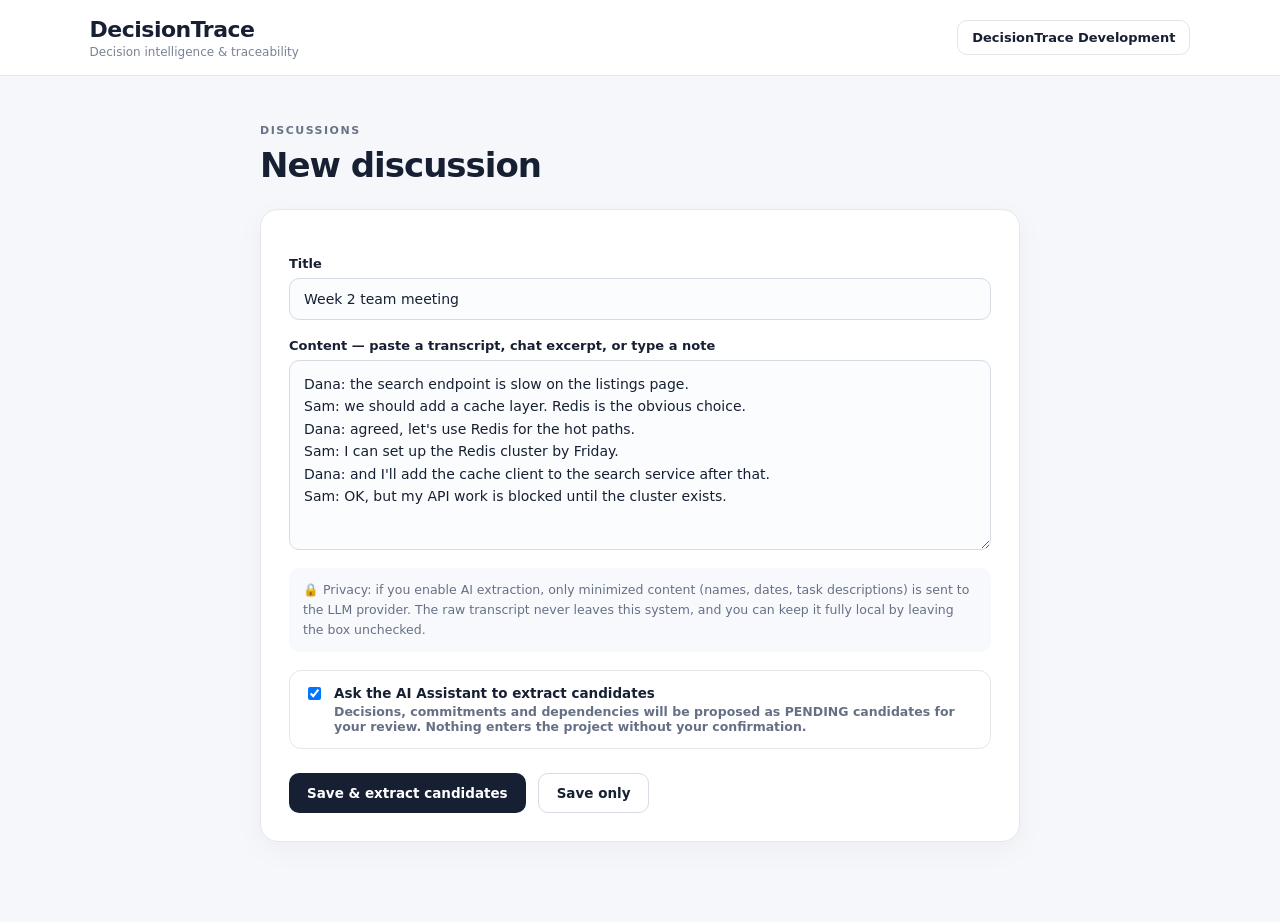
<file: docs/SRS/mockups/02-discussion-import.html>
<!doctype html>
<html lang="en">
<head>
<meta charset="utf-8">
<title>DecisionTrace — New discussion</title>
<style>
  * { box-sizing: border-box; }
  body { margin: 0; background: #f6f7fb; color: #172033;
    font-family: Inter, ui-sans-serif, system-ui, "Segoe UI", sans-serif; }
  .topbar { height: 76px; padding: 0 7%; background: #fff;
    border-bottom: 1px solid #e6e8ef; display: flex; align-items: center;
    justify-content: space-between; }
  .brand { font-size: 22px; font-weight: 800; letter-spacing: -0.5px; }
  .brand-subtitle { margin-top: 3px; font-size: 12px; color: #7a8294; }
  .project-label { padding: 9px 14px; border: 1px solid #e1e4eb;
    border-radius: 10px; font-size: 13px; font-weight: 600; }
  .main { width: min(760px, 90%); margin: 0 auto; padding: 48px 0 80px; }
  .eyebrow { margin: 0 0 8px; color: #697386; font-size: 11px;
    font-weight: 800; letter-spacing: 1.5px; }
  h1 { margin: 6px 0 24px; font-size: 34px; letter-spacing: -1px; }
  .card { background: #fff; border: 1px solid #e4e7ec; border-radius: 18px;
    padding: 28px; box-shadow: 0 8px 30px rgba(16,24,40,.04); }
  label { display: block; margin: 18px 0 7px; font-size: 13px;
    font-weight: 700; }
  input[type=text], textarea { width: 100%; padding: 12px 14px;
    border: 1px solid #d7dbe4; border-radius: 10px; font: inherit;
    font-size: 14px; color: #172033; background: #fbfcfe; }
  textarea { min-height: 190px; line-height: 1.6; resize: vertical; }
  .privacy-note { margin-top: 14px; padding: 12px 14px; background: #f8f9fc;
    border-radius: 10px; font-size: 12.5px; color: #667085; line-height: 1.6; }
  .opt-in { display: flex; align-items: flex-start; gap: 10px; margin-top: 18px;
    padding: 14px; border: 1px solid #e4e7ec; border-radius: 12px; }
  .opt-in input { margin-top: 2px; }
  .opt-in strong { font-size: 13.5px; }
  .opt-in span { display: block; margin-top: 3px; font-size: 12.5px;
    color: #667085; }
  .actions { margin-top: 24px; display: flex; gap: 12px; }
  .primary { padding: 11px 18px; background: #172033; color: #fff;
    border: 0; border-radius: 10px; font: inherit; font-size: 13.5px;
    font-weight: 700; cursor: pointer; }
  .secondary { padding: 11px 18px; background: #fff; color: #172033;
    border: 1px solid #d7dbe4; border-radius: 10px; font: inherit;
    font-size: 13.5px; font-weight: 600; cursor: pointer; }
</style>
</head>
<body>
  <div class="topbar">
    <div>
      <div class="brand">DecisionTrace</div>
      <div class="brand-subtitle">Decision intelligence &amp; traceability</div>
    </div>
    <div class="project-label">DecisionTrace Development</div>
  </div>

  <div class="main">
    <p class="eyebrow">DISCUSSIONS</p>
    <h1>New discussion</h1>

    <div class="card">
      <label for="t">Title</label>
      <input id="t" type="text" value="Week 2 team meeting">

      <label for="c">Content — paste a transcript, chat excerpt, or type a note</label>
      <textarea id="c">Dana: the search endpoint is slow on the listings page.
Sam: we should add a cache layer. Redis is the obvious choice.
Dana: agreed, let's use Redis for the hot paths.
Sam: I can set up the Redis cluster by Friday.
Dana: and I'll add the cache client to the search service after that.
Sam: OK, but my API work is blocked until the cluster exists.</textarea>

      <div class="privacy-note">
        🔒 Privacy: if you enable AI extraction, only minimized content (names,
        dates, task descriptions) is sent to the LLM provider. The raw transcript
        never leaves this system, and you can keep it fully local by leaving the
        box unchecked.
      </div>

      <div class="opt-in">
        <input type="checkbox" id="opt" checked>
        <label for="opt" style="margin:0; padding:0; border:0">
          <strong>Ask the AI Assistant to extract candidates</strong>
          <span>Decisions, commitments and dependencies will be proposed as
          PENDING candidates for your review. Nothing enters the project
          without your confirmation.</span>
        </label>
      </div>

      <div class="actions">
        <button class="primary">Save &amp; extract candidates</button>
        <button class="secondary">Save only</button>
      </div>
    </div>
  </div>
</body>
</html>
</file>
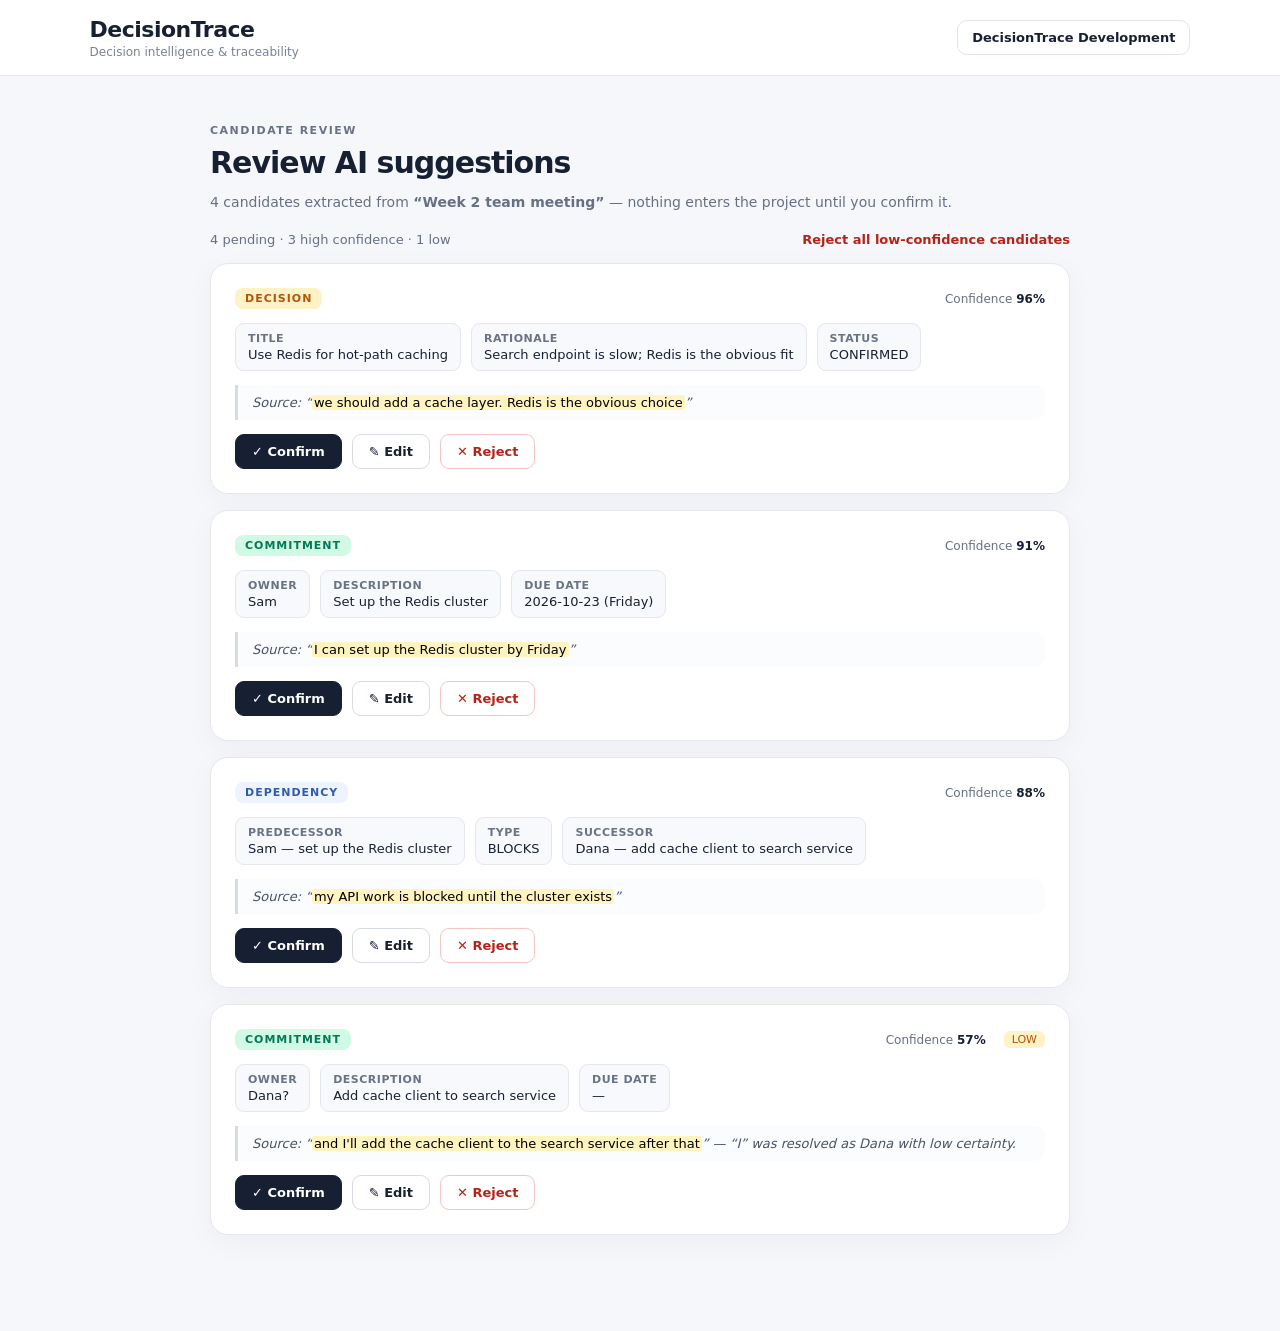
<file: docs/SRS/mockups/03-candidate-review.html>
<!doctype html>
<html lang="en">
<head>
<meta charset="utf-8">
<title>DecisionTrace — Review candidates</title>
<style>
  * { box-sizing: border-box; }
  body { margin: 0; background: #f6f7fb; color: #172033;
    font-family: Inter, ui-sans-serif, system-ui, "Segoe UI", sans-serif; }
  .topbar { height: 76px; padding: 0 7%; background: #fff;
    border-bottom: 1px solid #e6e8ef; display: flex; align-items: center;
    justify-content: space-between; }
  .brand { font-size: 22px; font-weight: 800; letter-spacing: -0.5px; }
  .brand-subtitle { margin-top: 3px; font-size: 12px; color: #7a8294; }
  .project-label { padding: 9px 14px; border: 1px solid #e1e4eb;
    border-radius: 10px; font-size: 13px; font-weight: 600; }
  .main { width: min(860px, 90%); margin: 0 auto; padding: 48px 0 80px; }
  .eyebrow { margin: 0 0 8px; color: #697386; font-size: 11px;
    font-weight: 800; letter-spacing: 1.5px; }
  h1 { margin: 6px 0 6px; font-size: 30px; letter-spacing: -1px; }
  .sub { color: #667085; font-size: 14px; margin-bottom: 22px; }
  .batch { display: flex; justify-content: space-between; align-items: center;
    margin-bottom: 16px; }
  .batch a { color: #b42318; font-size: 13px; font-weight: 600;
    text-decoration: none; }
  .card { background: #fff; border: 1px solid #e4e7ec; border-radius: 18px;
    padding: 24px; margin-bottom: 16px;
    box-shadow: 0 8px 30px rgba(16,24,40,.04); }
  .head { display: flex; align-items: center; gap: 10px; margin-bottom: 14px; }
  .type { padding: 4px 10px; border-radius: 8px; font-size: 11px;
    font-weight: 800; letter-spacing: 1px; }
  .t-decision { background: #fef3c7; color: #b45309; }
  .t-commitment { background: #d1fae5; color: #047857; }
  .t-dependency { background: #eef4ff; color: #315ca8; }
  .conf { margin-left: auto; font-size: 12px; color: #667085; }
  .conf b { color: #172033; }
  .fields { display: flex; flex-wrap: wrap; gap: 10px; margin-bottom: 14px; }
  .field { background: #f8f9fc; border: 1px solid #e4e7ec; border-radius: 9px;
    padding: 8px 12px; font-size: 13px; }
  .field b { display: block; font-size: 11px; color: #697386;
    letter-spacing: .5px; margin-bottom: 2px; }
  .src { padding: 10px 14px; border-left: 3px solid #d7dbe4;
    background: #fbfcfe; border-radius: 0 10px 10px 0; font-size: 13px;
    color: #475467; font-style: italic; margin-bottom: 14px; }
  .src mark { background: #fff3bf; font-style: normal; border-radius: 3px;
    padding: 0 2px; }
  .btns { display: flex; gap: 10px; }
  .b { padding: 9px 16px; border-radius: 9px; font: inherit; font-size: 13px;
    font-weight: 700; cursor: pointer; }
  .b-confirm { background: #172033; color: #fff; border: 1px solid #172033; }
  .b-edit { background: #fff; color: #172033; border: 1px solid #d7dbe4; }
  .b-reject { background: #fff; color: #b42318; border: 1px solid #f3c6c2; }
  .low { font-size: 11px; color: #b45309; background: #fef3c7;
    padding: 2px 8px; border-radius: 6px; margin-left: 8px; }
</style>
</head>
<body>
  <div class="topbar">
    <div>
      <div class="brand">DecisionTrace</div>
      <div class="brand-subtitle">Decision intelligence &amp; traceability</div>
    </div>
    <div class="project-label">DecisionTrace Development</div>
  </div>

  <div class="main">
    <p class="eyebrow">CANDIDATE REVIEW</p>
    <h1>Review AI suggestions</h1>
    <p class="sub">4 candidates extracted from
      <b>“Week 2 team meeting”</b> — nothing enters the project until you confirm it.</p>

    <div class="batch">
      <span style="font-size:13px;color:#667085;">4 pending · 3 high confidence · 1 low</span>
      <a href="#">Reject all low-confidence candidates</a>
    </div>

    <div class="card">
      <div class="head">
        <span class="type t-decision">DECISION</span>
        <span class="conf">Confidence <b>96%</b></span>
      </div>
      <div class="fields">
        <div class="field"><b>TITLE</b>Use Redis for hot-path caching</div>
        <div class="field"><b>RATIONALE</b>Search endpoint is slow; Redis is the obvious fit</div>
        <div class="field"><b>STATUS</b>CONFIRMED</div>
      </div>
      <div class="src">Source: “<mark>we should add a cache layer. Redis is the obvious choice</mark>”</div>
      <div class="btns">
        <button class="b b-confirm">✓ Confirm</button>
        <button class="b b-edit">✎ Edit</button>
        <button class="b b-reject">✕ Reject</button>
      </div>
    </div>

    <div class="card">
      <div class="head">
        <span class="type t-commitment">COMMITMENT</span>
        <span class="conf">Confidence <b>91%</b></span>
      </div>
      <div class="fields">
        <div class="field"><b>OWNER</b>Sam</div>
        <div class="field"><b>DESCRIPTION</b>Set up the Redis cluster</div>
        <div class="field"><b>DUE DATE</b>2026-10-23 (Friday)</div>
      </div>
      <div class="src">Source: “<mark>I can set up the Redis cluster by Friday</mark>”</div>
      <div class="btns">
        <button class="b b-confirm">✓ Confirm</button>
        <button class="b b-edit">✎ Edit</button>
        <button class="b b-reject">✕ Reject</button>
      </div>
    </div>

    <div class="card">
      <div class="head">
        <span class="type t-dependency">DEPENDENCY</span>
        <span class="conf">Confidence <b>88%</b></span>
      </div>
      <div class="fields">
        <div class="field"><b>PREDECESSOR</b>Sam — set up the Redis cluster</div>
        <div class="field"><b>TYPE</b>BLOCKS</div>
        <div class="field"><b>SUCCESSOR</b>Dana — add cache client to search service</div>
      </div>
      <div class="src">Source: “<mark>my API work is blocked until the cluster exists</mark>”</div>
      <div class="btns">
        <button class="b b-confirm">✓ Confirm</button>
        <button class="b b-edit">✎ Edit</button>
        <button class="b b-reject">✕ Reject</button>
      </div>
    </div>

    <div class="card">
      <div class="head">
        <span class="type t-commitment">COMMITMENT</span>
        <span class="conf">Confidence <b>57%</b></span>
        <span class="low">LOW</span>
      </div>
      <div class="fields">
        <div class="field"><b>OWNER</b>Dana?</div>
        <div class="field"><b>DESCRIPTION</b>Add cache client to search service</div>
        <div class="field"><b>DUE DATE</b>—</div>
      </div>
      <div class="src">Source: “<mark>and I'll add the cache client to the search service after that</mark>”
        — “I” was resolved as Dana with low certainty.</div>
      <div class="btns">
        <button class="b b-confirm">✓ Confirm</button>
        <button class="b b-edit">✎ Edit</button>
        <button class="b b-reject">✕ Reject</button>
      </div>
    </div>
  </div>
</body>
</html>
</file>
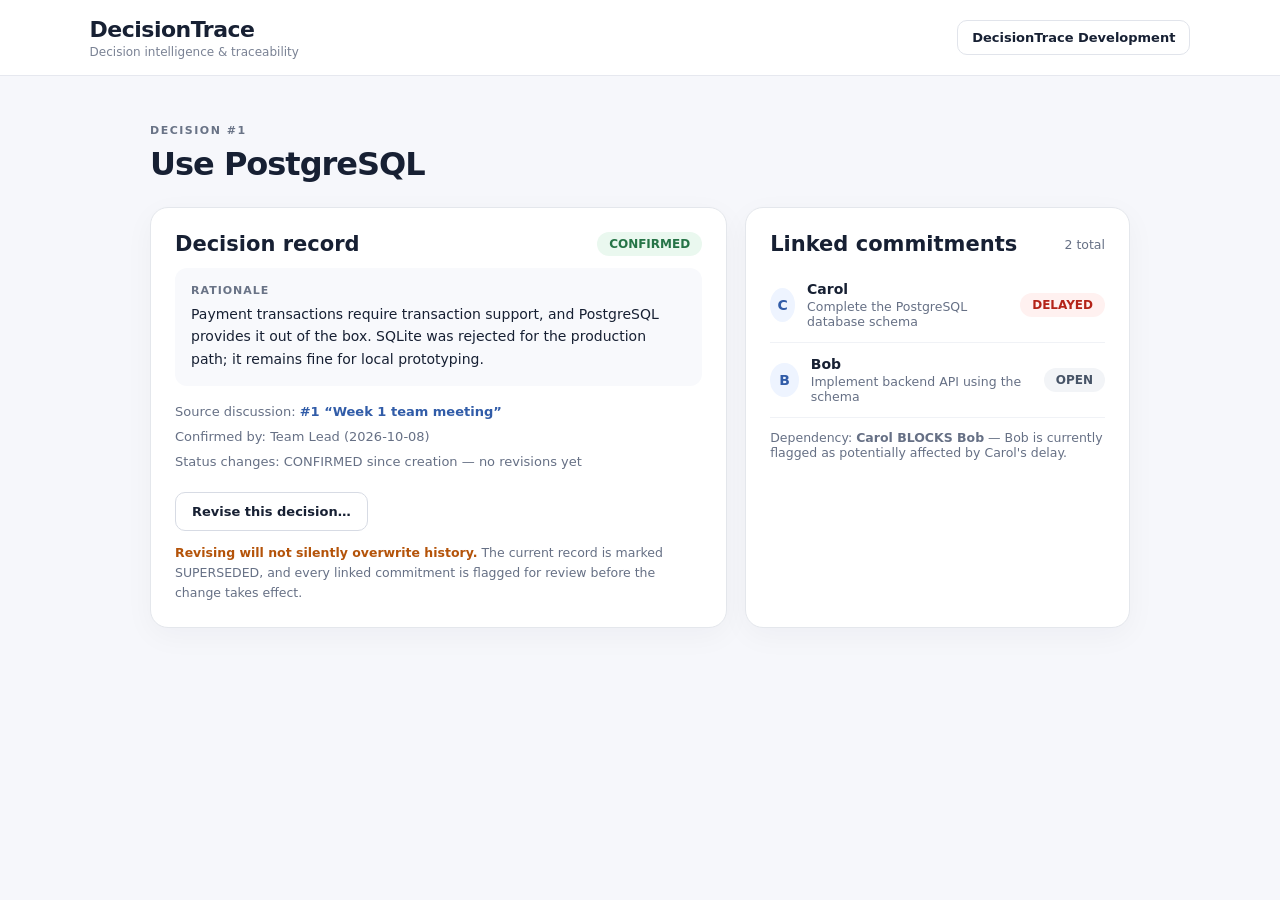
<file: docs/SRS/mockups/04-decision-edit.html>
<!doctype html>
<html lang="en">
<head>
<meta charset="utf-8">
<title>DecisionTrace — Decision detail</title>
<style>
  * { box-sizing: border-box; }
  body { margin: 0; background: #f6f7fb; color: #172033;
    font-family: Inter, ui-sans-serif, system-ui, "Segoe UI", sans-serif; }
  .topbar { height: 76px; padding: 0 7%; background: #fff;
    border-bottom: 1px solid #e6e8ef; display: flex; align-items: center;
    justify-content: space-between; }
  .brand { font-size: 22px; font-weight: 800; letter-spacing: -0.5px; }
  .brand-subtitle { margin-top: 3px; font-size: 12px; color: #7a8294; }
  .project-label { padding: 9px 14px; border: 1px solid #e1e4eb;
    border-radius: 10px; font-size: 13px; font-weight: 600; }
  .main { width: min(980px, 90%); margin: 0 auto; padding: 48px 0 80px; }
  .eyebrow { margin: 0 0 8px; color: #697386; font-size: 11px;
    font-weight: 800; letter-spacing: 1.5px; }
  h1 { margin: 6px 0 24px; font-size: 32px; letter-spacing: -1px; }
  .grid { display: grid; grid-template-columns: 1.5fr 1fr; gap: 18px; }
  .card { background: #fff; border: 1px solid #e4e7ec; border-radius: 18px;
    padding: 24px; box-shadow: 0 8px 30px rgba(16,24,40,.04); }
  .head { display: flex; align-items: center; justify-content: space-between;
    gap: 12px; margin-bottom: 12px; }
  .head h2 { margin: 0; font-size: 21px; }
  .badge { padding: 5px 12px; border-radius: 999px; font-size: 12px;
    font-weight: 700; }
  .b-green { background: #eaf8ef; color: #267447; }
  .b-red { background: #fff1f0; color: #b42318; }
  .b-gray { background: #f2f4f7; color: #475467; }
  .rationale { padding: 16px; background: #f8f9fc; border-radius: 12px;
    margin-bottom: 14px; }
  .rationale b { display: block; font-size: 11px; color: #697386;
    letter-spacing: 1px; margin-bottom: 6px; }
  .rationale p { margin: 0; font-size: 14px; line-height: 1.6; }
  .meta { font-size: 13px; color: #667085; line-height: 1.9; }
  .meta a { color: #315ca8; font-weight: 600; text-decoration: none; }
  .commit { display: flex; align-items: center; gap: 12px; padding: 13px 0;
    border-bottom: 1px solid #f0f2f6; }
  .commit:last-child { border-bottom: 0; }
  .avatar { width: 34px; height: 34px; border-radius: 50%; background: #eef4ff;
    color: #315ca8; display: flex; align-items: center; justify-content: center;
    font-weight: 800; font-size: 14px; }
  .commit .who { font-weight: 700; font-size: 14px; }
  .commit .what { font-size: 12.5px; color: #667085; margin-top: 2px; }
  .commit .badge { margin-left: auto; }
  .revise { margin-top: 18px; padding: 11px 16px; background: #fff;
    color: #172033; border: 1px solid #d7dbe4; border-radius: 10px;
    font: inherit; font-size: 13px; font-weight: 700; cursor: pointer; }
  .warn { margin-top: 12px; font-size: 12.5px; color: #667085; line-height: 1.6; }
  .warn b { color: #b45309; }
</style>
</head>
<body>
  <div class="topbar">
    <div>
      <div class="brand">DecisionTrace</div>
      <div class="brand-subtitle">Decision intelligence &amp; traceability</div>
    </div>
    <div class="project-label">DecisionTrace Development</div>
  </div>

  <div class="main">
    <p class="eyebrow">DECISION #1</p>
    <h1>Use PostgreSQL</h1>

    <div class="grid">
      <div class="card">
        <div class="head">
          <h2>Decision record</h2>
          <span class="badge b-green">CONFIRMED</span>
        </div>
        <div class="rationale">
          <b>RATIONALE</b>
          <p>Payment transactions require transaction support, and PostgreSQL
          provides it out of the box. SQLite was rejected for the production
          path; it remains fine for local prototyping.</p>
        </div>
        <div class="meta">
          Source discussion: <a href="#">#1 “Week 1 team meeting”</a><br>
          Confirmed by: Team Lead (2026-10-08)<br>
          Status changes: CONFIRMED since creation — no revisions yet
        </div>
        <button class="revise">Revise this decision…</button>
        <div class="warn">
          <b>Revising will not silently overwrite history.</b> The current record
          is marked SUPERSEDED, and every linked commitment is flagged for review
          before the change takes effect.
        </div>
      </div>

      <div class="card">
        <div class="head">
          <h2>Linked commitments</h2>
          <span style="font-size:12.5px;color:#667085;">2 total</span>
        </div>
        <div class="commit">
          <div class="avatar">C</div>
          <div>
            <div class="who">Carol</div>
            <div class="what">Complete the PostgreSQL database schema</div>
          </div>
          <span class="badge b-red">DELAYED</span>
        </div>
        <div class="commit">
          <div class="avatar">B</div>
          <div>
            <div class="who">Bob</div>
            <div class="what">Implement backend API using the schema</div>
          </div>
          <span class="badge b-gray">OPEN</span>
        </div>
        <div style="margin-top:12px;font-size:12.5px;color:#667085;">
          Dependency: <b>Carol BLOCKS Bob</b> — Bob is currently flagged as
          potentially affected by Carol's delay.
        </div>
      </div>
    </div>
  </div>
</body>
</html>
</file>
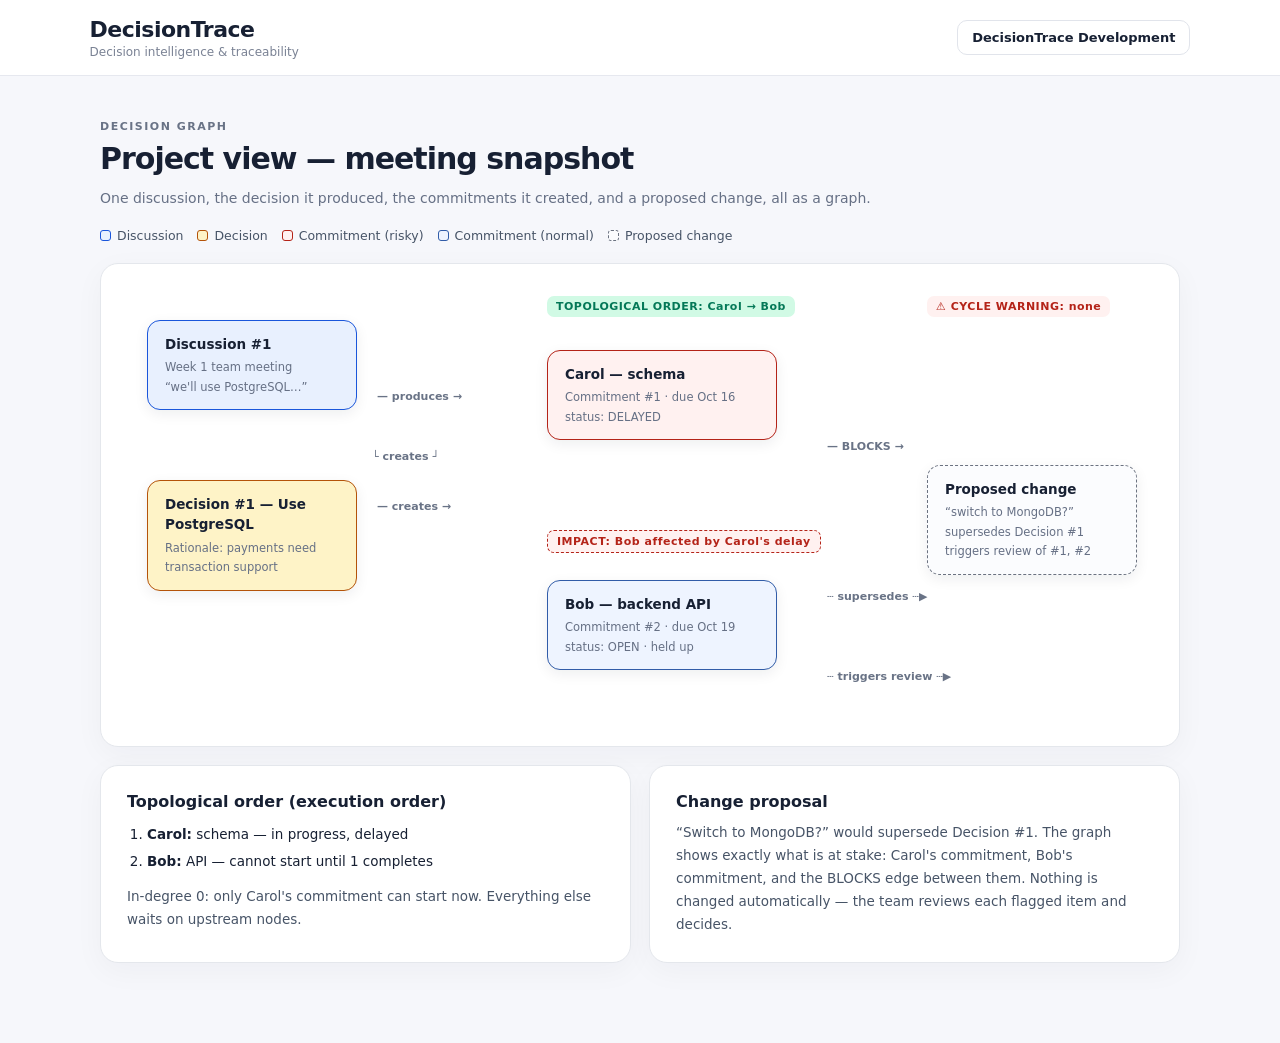
<file: docs/SRS/mockups/05-graph-view.html>
<!doctype html>
<html lang="en">
<head>
<meta charset="utf-8">
<title>DecisionTrace — Decision graph</title>
<style>
  * { box-sizing: border-box; }
  body { margin: 0; background: #f6f7fb; color: #172033;
    font-family: Inter, ui-sans-serif, system-ui, "Segoe UI", sans-serif; }
  .topbar { height: 76px; padding: 0 7%; background: #fff;
    border-bottom: 1px solid #e6e8ef; display: flex; align-items: center;
    justify-content: space-between; }
  .brand { font-size: 22px; font-weight: 800; letter-spacing: -0.5px; }
  .brand-subtitle { margin-top: 3px; font-size: 12px; color: #7a8294; }
  .project-label { padding: 9px 14px; border: 1px solid #e1e4eb;
    border-radius: 10px; font-size: 13px; font-weight: 600; }
  .main { width: min(1080px, 92%); margin: 0 auto; padding: 44px 0 80px; }
  .eyebrow { margin: 0 0 8px; color: #697386; font-size: 11px;
    font-weight: 800; letter-spacing: 1.5px; }
  h1 { margin: 6px 0 6px; font-size: 30px; letter-spacing: -1px; }
  .sub { color: #667085; font-size: 14px; margin-bottom: 22px; }
  .legend { display: flex; gap: 14px; flex-wrap: wrap; margin-bottom: 20px;
    font-size: 12.5px; color: #475467; }
  .dot { display: inline-block; width: 11px; height: 11px; border-radius: 3px;
    margin-right: 6px; vertical-align: -1px; }
  .card { background: #fff; border: 1px solid #e4e7ec; border-radius: 18px;
    padding: 26px; box-shadow: 0 8px 30px rgba(16,24,40,.04);
    margin-bottom: 18px; }
  .canvas { position: relative; height: 430px; }
  .node { position: absolute; border-radius: 13px; padding: 13px 17px;
    background: #fff; border: 1.5px solid; font-size: 13px; line-height: 1.5;
    box-shadow: 0 4px 14px rgba(16,24,40,.07); }
  .node b { display: block; font-size: 13.5px; margin-bottom: 3px; }
  .node span { font-size: 11.5px; color: #667085; }
  .n-disc { border-color: #1a56db; background: #e8f0fe; left: 20px; top: 30px;
    width: 210px; }
  .n-dec { border-color: #b45309; background: #fef3c7; left: 20px; top: 190px;
    width: 210px; }
  .n-com1 { border-color: #b42318; background: #fff1f0; left: 420px; top: 60px;
    width: 230px; }
  .n-com2 { border-color: #315ca8; background: #eef4ff; left: 420px; top: 290px;
    width: 230px; }
  .n-chg { border-color: #6b7280; border-style: dashed; left: 800px; top: 175px;
    width: 210px; background: #fbfcfe; }
  .tag { position: absolute; font-size: 11px; font-weight: 800;
    letter-spacing: .5px; padding: 4px 9px; border-radius: 7px; }
  .tag-order { left: 420px; top: 6px; background: #d1fae5; color: #047857; }
  .tag-cycle { left: 800px; top: 6px; background: #fff1f0; color: #b42318; }
  .tag-impact { left: 420px; top: 240px; background: #fff1f0; color: #b42318;
    border: 1px dashed #b42318; }
  .edge { position: absolute; font-size: 11px; font-weight: 700; color: #697386; }
  .e1 { left: 250px; top: 100px; }
  .e2 { left: 250px; top: 210px; }
  .e3 { left: 245px; top: 160px; }
  .e4 { left: 700px; top: 150px; }
  .e5 { left: 700px; top: 300px; }
  .e6 { left: 700px; top: 380px; }
  .info { display: grid; grid-template-columns: 1fr 1fr; gap: 18px; }
  .info .card { margin-bottom: 0; }
  .info h3 { margin: 0 0 10px; font-size: 16px; }
  .info ol { margin: 0; padding-left: 20px; font-size: 13.5px; line-height: 2; }
  .info p { margin: 0; font-size: 13.5px; line-height: 1.7; color: #475467; }
</style>
</head>
<body>
  <div class="topbar">
    <div>
      <div class="brand">DecisionTrace</div>
      <div class="brand-subtitle">Decision intelligence &amp; traceability</div>
    </div>
    <div class="project-label">DecisionTrace Development</div>
  </div>

  <div class="main">
    <p class="eyebrow">DECISION GRAPH</p>
    <h1>Project view — meeting snapshot</h1>
    <p class="sub">One discussion, the decision it produced, the commitments it created,
    and a proposed change, all as a graph.</p>

    <div class="legend">
      <span><span class="dot" style="background:#e8f0fe;border:1px solid #1a56db"></span>Discussion</span>
      <span><span class="dot" style="background:#fef3c7;border:1px solid #b45309"></span>Decision</span>
      <span><span class="dot" style="background:#fff1f0;border:1px solid #b42318"></span>Commitment (risky)</span>
      <span><span class="dot" style="background:#eef4ff;border:1px solid #315ca8"></span>Commitment (normal)</span>
      <span><span class="dot" style="background:#fbfcfe;border:1px dashed #6b7280"></span>Proposed change</span>
    </div>

    <div class="card">
      <div class="canvas">
        <div class="tag tag-order">TOPOLOGICAL ORDER: Carol → Bob</div>
        <div class="tag tag-cycle">⚠ CYCLE WARNING: none</div>
        <div class="tag tag-impact">IMPACT: Bob affected by Carol's delay</div>

        <div class="node n-disc"><b>Discussion #1</b><span>Week 1 team meeting<br>“we'll use PostgreSQL…”</span></div>
        <div class="node n-dec"><b>Decision #1 — Use PostgreSQL</b><span>Rationale: payments need<br>transaction support</span></div>
        <div class="node n-com1"><b>Carol — schema</b><span>Commitment #1 · due Oct 16<br>status: DELAYED</span></div>
        <div class="node n-com2"><b>Bob — backend API</b><span>Commitment #2 · due Oct 19<br>status: OPEN · held up</span></div>
        <div class="node n-chg"><b>Proposed change</b><span>“switch to MongoDB?”<br>supersedes Decision #1<br>triggers review of #1, #2</span></div>

        <div class="edge e1">— produces →</div>
        <div class="edge e2">— creates →</div>
        <div class="edge e3">└ creates ┘</div>
        <div class="edge e4">— BLOCKS →</div>
        <div class="edge e5">┄ supersedes ┄▶</div>
        <div class="edge e6">┄ triggers review ┄▶</div>
      </div>
    </div>

    <div class="info">
      <div class="card">
        <h3>Topological order (execution order)</h3>
        <ol>
          <li><b>Carol:</b> schema — in progress, delayed</li>
          <li><b>Bob:</b> API — cannot start until 1 completes</li>
        </ol>
        <p style="margin-top:10px;">In-degree 0: only Carol's commitment can start now.
        Everything else waits on upstream nodes.</p>
      </div>
      <div class="card">
        <h3>Change proposal</h3>
        <p>“Switch to MongoDB?” would supersede Decision #1. The graph shows
        exactly what is at stake: Carol's commitment, Bob's commitment, and the
        BLOCKS edge between them. Nothing is changed automatically — the team
        reviews each flagged item and decides.</p>
      </div>
    </div>
  </div>
</body>
</html>
</file>
